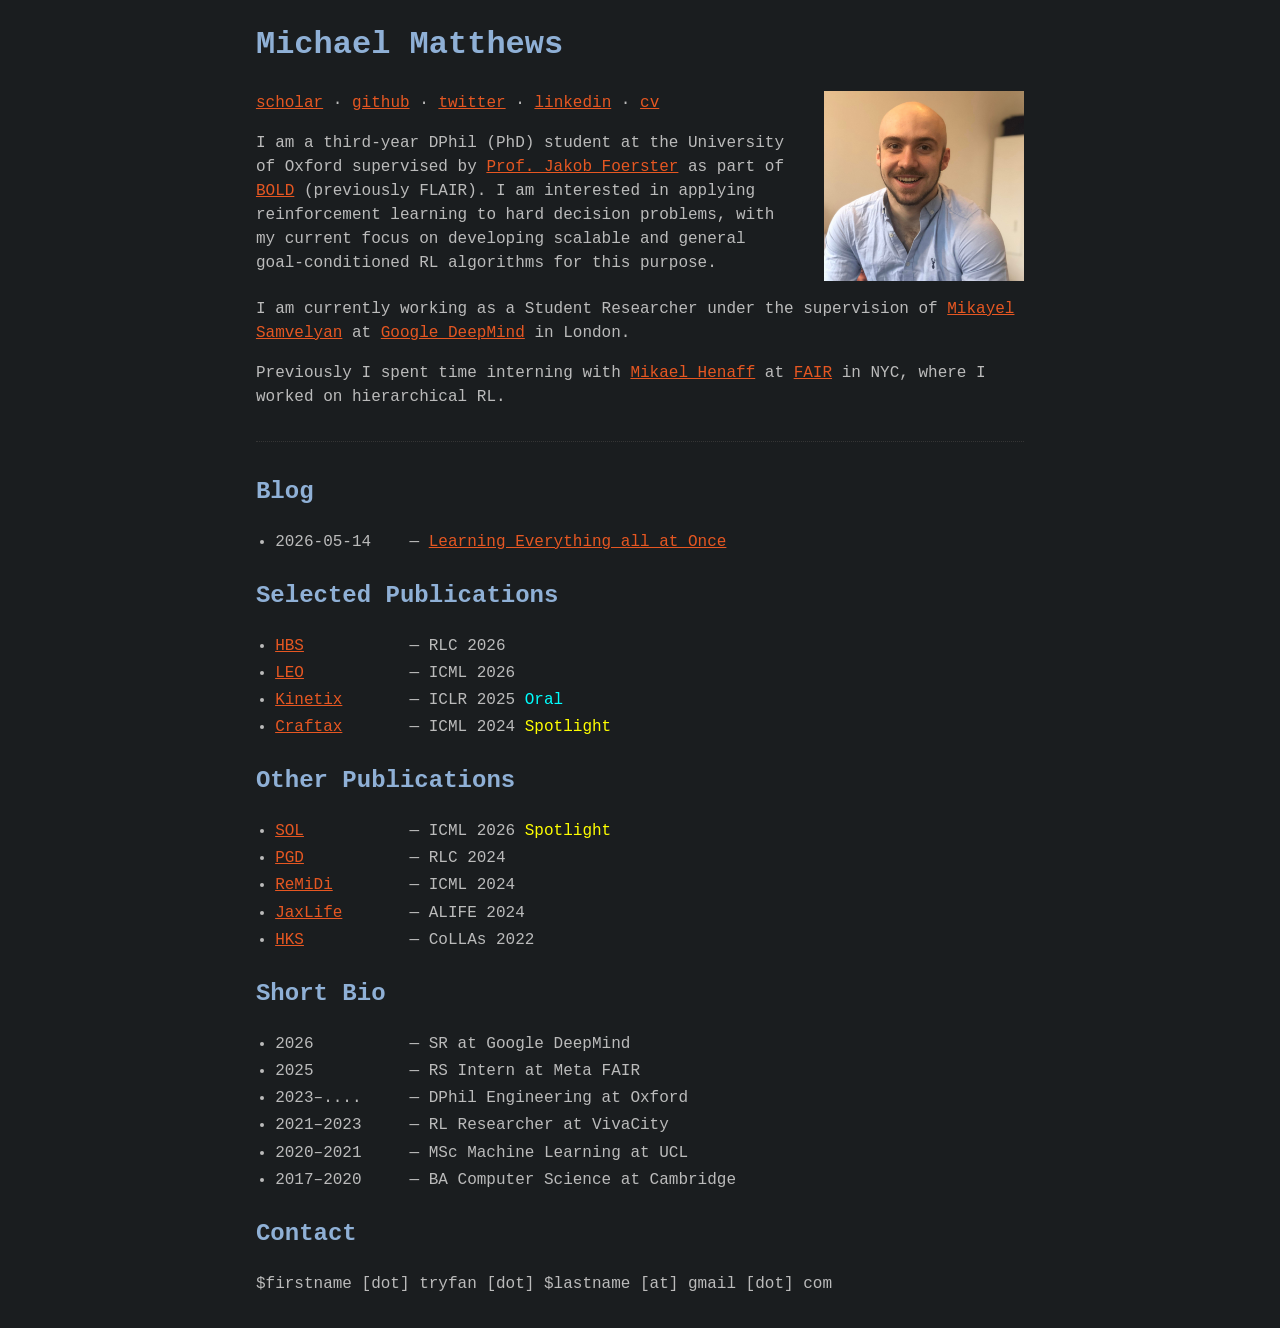
<file: index.html>
<!DOCTYPE html>
<html lang="en">
<head>
  <meta charset="utf-8">
  <title>Michael Matthews</title>
  <link rel="stylesheet" href="assets/style.css">
<!--  <link rel="icon" type="image/png" href="/assets/favicon-32x32.png" sizes="32x32">-->
<!--  <link rel="icon" type="image/png" href="assets/favicon-16x16.png" sizes="16x16">-->
</head>
<body>

<h1>Michael Matthews</h1>

<div class="top">
  <div class="top-text">
    <p>
      <a href="https://scholar.google.com/citations?authuser=1&user=ubOhfnIAAAAJ">scholar</a> ·
      <a href="https://github.com/MichaelTMatthews">github</a> ·
      <a href="https://x.com/mitrma">twitter</a> ·
      <a href="https://www.linkedin.com/in/michael-matthews-b7a5b7158/">linkedin</a> ·
      <a href="assets/cv.pdf">cv</a>
    </p>

    <p>
      I am a third-year DPhil (PhD) student at the University of Oxford supervised by
      <a href="https://www.jakobfoerster.com/">Prof. Jakob Foerster</a> as part of <a href="https://bold-lab.ai/">BOLD</a> (previously FLAIR).
      I am interested in applying reinforcement learning to hard
      decision problems, with my current focus on developing scalable and general goal-conditioned RL algorithms for this purpose.
    </p>
  </div>
  <img src="assets/pp.jpg" class="headshot" alt="Michael Matthews">
</div>

<p>
  I am currently working as a Student Researcher under the supervision of <a href="https://samvelyan.com/">Mikayel Samvelyan</a>
  at <a href="https://deepmind.google/">Google DeepMind</a> in London.
</p>

<p>
  Previously I spent time interning with <a href="https://www.mikaelhenaff.com/">Mikael Henaff</a>
  at <a href="https://ai.meta.com/research/">FAIR</a> in NYC, where I worked on hierarchical RL.
</p>

<hr>

<h2>Blog</h2>
<ul>
  <li><span class="key">2026-05-14</span> — <a href="blog/leo/index.html">Learning Everything all at Once</a></li>
</ul>

<h2>Selected Publications</h2>
<ul>
  <li><span class="key"><a href="https://arxiv.org/abs/2604.24558">HBS</a></span> — RLC 2026 </li>
  <li><span class="key"><a href="https://arxiv.org/abs/2605.23551">LEO</a></span> — ICML 2026 </li>
  <li><span class="key"><a href="https://arxiv.org/abs/2410.23208">Kinetix</a></span> — ICLR 2025 <span style="color: cyan">Oral</span></li>
  <li><span class="key"><a href="https://craftaxenv.github.io/">Craftax</a></span> — ICML 2024 <span style="color: yellow">Spotlight</span></li>
</ul>

<h2>Other Publications</h2>
<ul>
  <li><span class="key"><a href="https://arxiv.org/abs/2509.00338">SOL</a></span> — ICML 2026 <span style="color: yellow">Spotlight</span></li>
  <li><span class="key"><a href="https://arxiv.org/abs/2404.06356">PGD</a></span> — RLC 2024</li>
  <li><span class="key"><a href="https://arxiv.org/abs/2402.12284">ReMiDi</a></span> — ICML 2024</li>
  <li><span class="key"><a href="https://arxiv.org/abs/2409.00853">JaxLife</a></span> — ALIFE 2024</li>
  <li><span class="key"><a href="https://arxiv.org/abs/2207.11584">HKS</a></span> — CoLLAs 2022</li>
</ul>

<h2>Short Bio</h2>
<ul>
  <li><span class="key">2026</span> — SR at Google DeepMind</li>
  <li><span class="key">2025</span> — RS Intern at Meta FAIR</li>
  <li><span class="key">2023–....</span> — DPhil Engineering at Oxford</li>
  <li><span class="key">2021–2023</span> — RL Researcher at VivaCity</li>
  <li><span class="key">2020–2021</span> — MSc Machine Learning at UCL</li>
  <li><span class="key">2017–2020</span> — BA Computer Science at Cambridge</li>
</ul>

<h2>Contact</h2>
<p>$firstname [dot] tryfan [dot] $lastname [at] gmail [dot] com</p>

</body>
</html>
</file>
<file: assets/style.css>
body {
  max-width: 80ch;
  margin: 0 auto 2em;
  padding: 0 1em;
  background: #1a1d1f;
  color: #bbbbbb;
  font-family: "fira mono", monospace;
  line-height: 1.5;
}

h1, h2 {
  color: #8fb0d6;
}

h2 {
  margin-top: 1em;
}

hr {
  border: 0;
  border-top: 1px dotted #353535;
  margin: 2em 0;
}

a {
  color: #e65722;
}

a:hover {
  color: orangered;
  text-decoration: none;
}

a:visited {
  color: #bf5730;
}

.top {
  display: flex;
  gap: 1.5em;
  align-items: stretch;
}

.top-text {
  flex: 1;
  min-width: 0;
}

.top-text > p:first-child {
  margin-top: 0;
}

.top-text > p:last-child {
  margin-bottom: 0;
}

.headshot {
  width: 200px;
  flex-shrink: 0;
  object-fit: cover;
  align-self: stretch;
  height: auto;
}

ul {
  padding-left: 1.2em;
}

.key {
  display: inline-block;
  min-width: 13ch;
}

li {
  margin: 0.2em 0;
}
</file>
